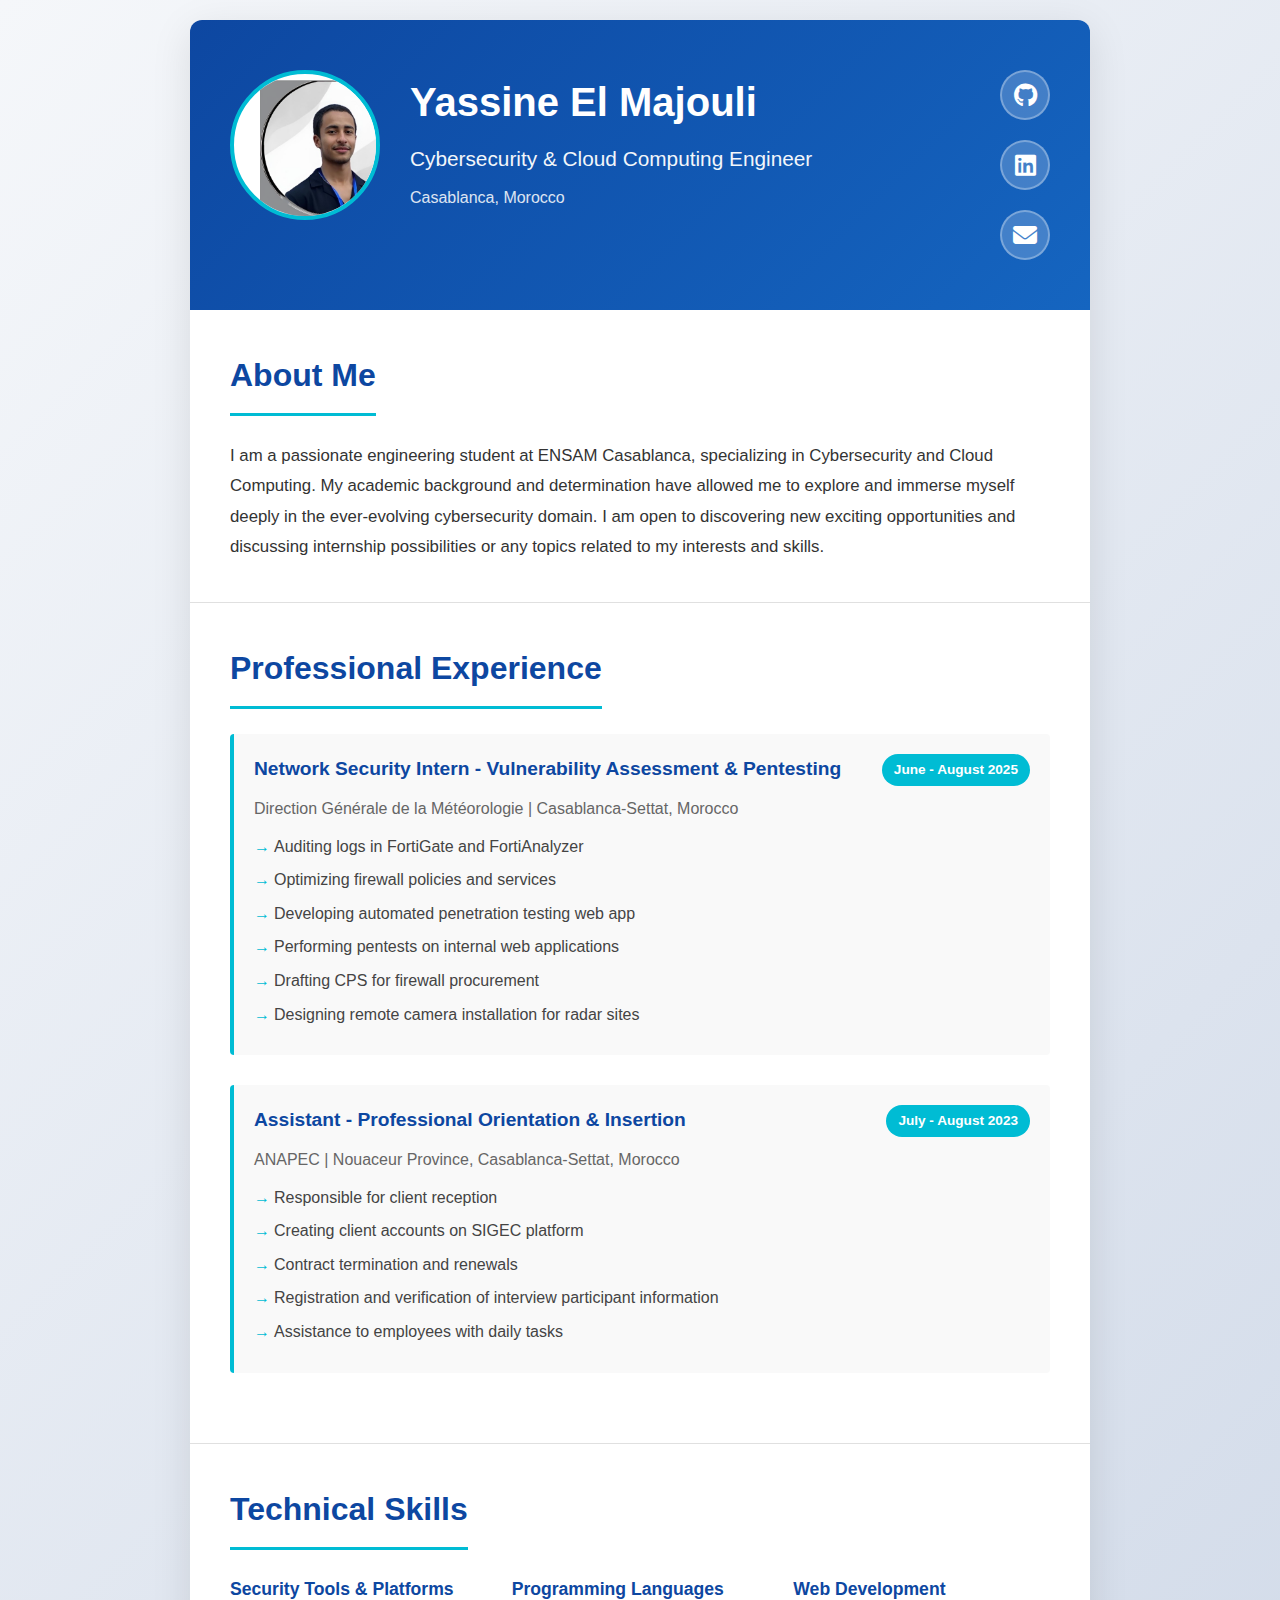
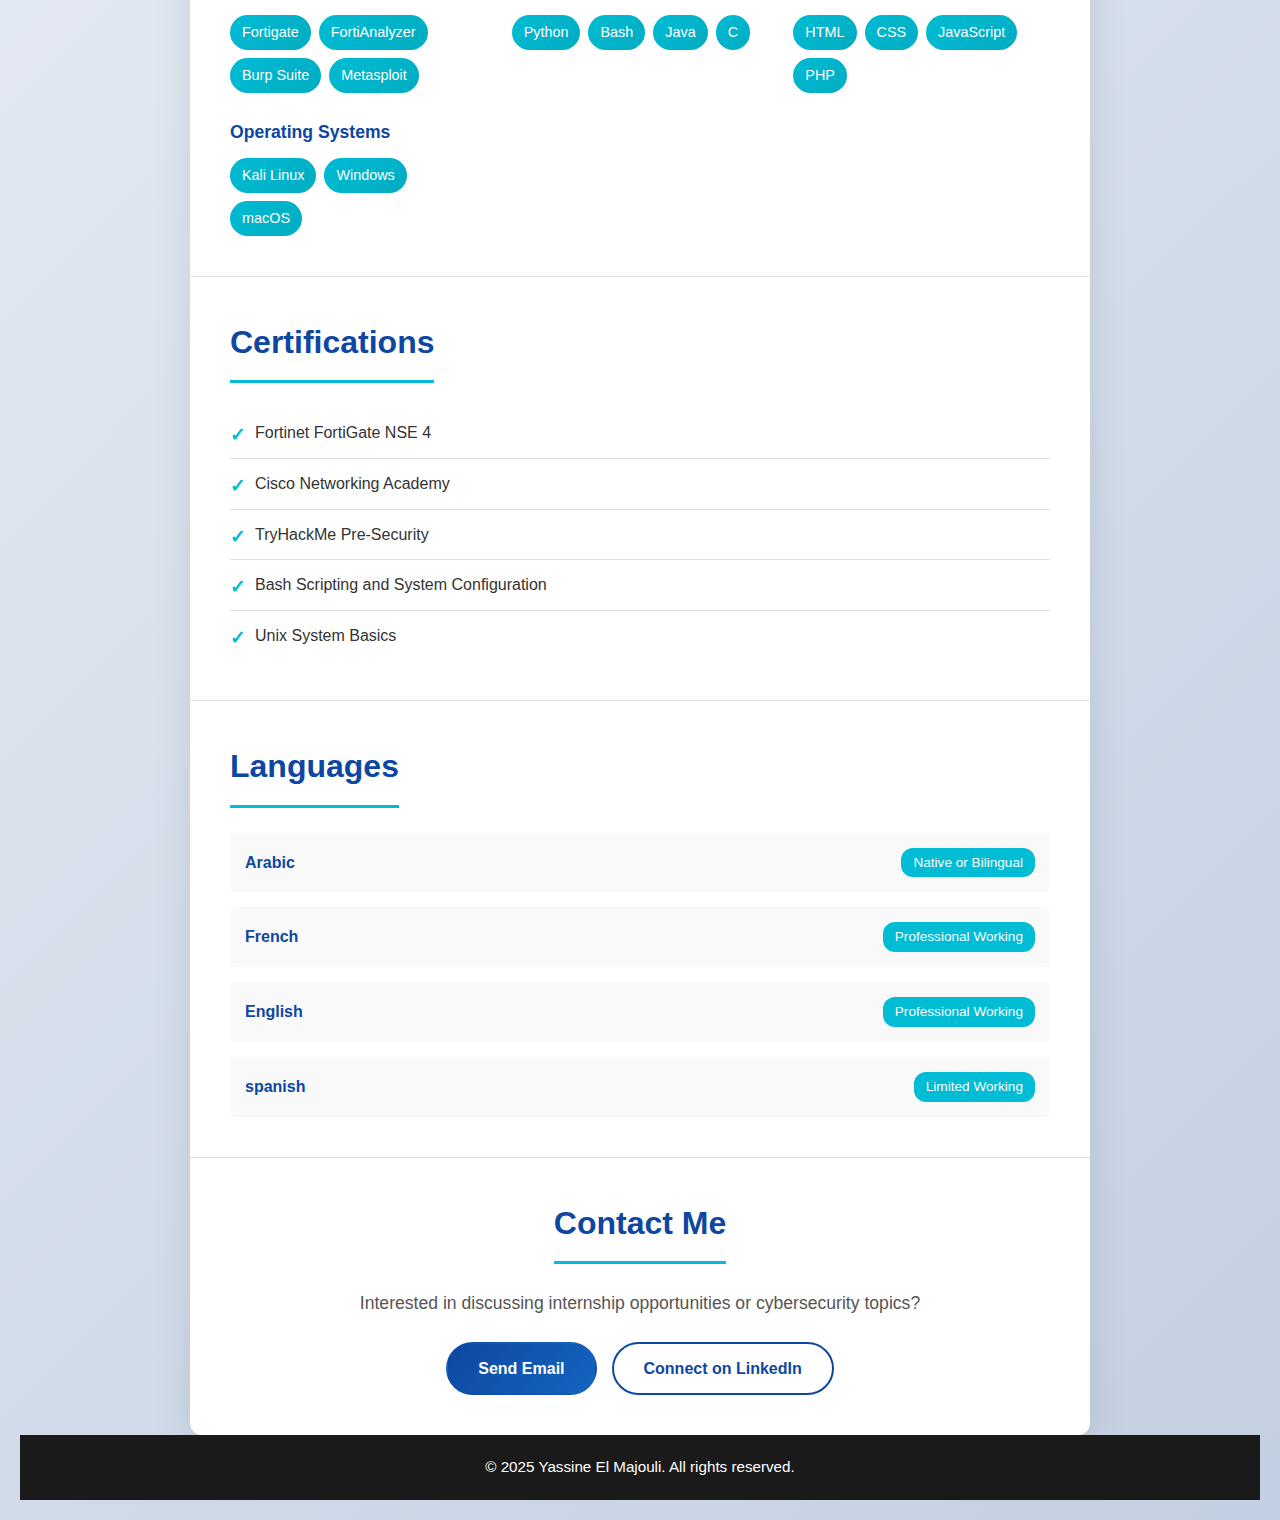
<file: index.html>
<!DOCTYPE html>
<html lang="en">
<head>
    <meta charset="UTF-8">
    <meta name="viewport" content="width=device-width, initial-scale=1.0">
    <title>Yassine El Majouli - Cybersecurity Professional</title>
    <link rel="stylesheet" href="style.css">
    <link rel="stylesheet" href="https://cdnjs.cloudflare.com/ajax/libs/font-awesome/6.4.0/css/all.min.css">
</head>
<body>
    <div class="container">
        <!-- Header Section -->
        <header class="header">
            <div class="profile-section">
                 <!-- Profile Image -->
                 <div class="profile-image">
                      <img src="profile.jpg" alt="Yassine El Majouli" id="profileImg">
                      </div>
                

                <!-- Profile Info -->
                <div class="profile-info">
                    <h1>Yassine El Majouli</h1>
                    <p class="subtitle">Cybersecurity & Cloud Computing Engineer</p>
                    <p class="location">Casablanca, Morocco</p>
                </div>
            </div>
            
            <!-- Social Icons -->
            <div class="social-links">
                <a href="https://github.com/elmajouli-yassine" target="_blank" class="icon-link" title="GitHub">
                    <i class="fab fa-github"></i>
                </a>
                <a href="https://www.linkedin.com/in/yassine-el-majouli-5207a2278" target="_blank" class="icon-link" title="LinkedIn">
                    <i class="fab fa-linkedin"></i>
                </a>
                <a href="mailto:yelmajouligmail.com" class="icon-link" title="Email">
                    <i class="fas fa-envelope"></i>
                </a>
            </div>
        </header>


        
        <!-- About Section -->
        <section class="about">
            <h2>About Me</h2>
            <p>I am a passionate engineering student at ENSAM Casablanca, specializing in Cybersecurity and Cloud Computing. My academic background and determination have allowed me to explore and immerse myself deeply in the ever-evolving cybersecurity domain. I am open to discovering new exciting opportunities and discussing internship possibilities or any topics related to my interests and skills.</p>
        </section>
        
        <!-- Experience Section -->
        <section class="experience">
            <h2>Professional Experience</h2>
            
            <div class="experience-item">
                <div class="exp-header">
                    <h3>Network Security Intern - Vulnerability Assessment & Pentesting</h3>
                    <p class="exp-date">June - August 2025</p>
                </div>
                <p class="exp-company">Direction Générale de la Météorologie | Casablanca-Settat, Morocco</p>
                <ul class="exp-list">
                    <li>Auditing logs in FortiGate and FortiAnalyzer</li>
                    <li>Optimizing firewall policies and services</li>
                    <li>Developing automated penetration testing web app</li>
                    <li>Performing pentests on internal web applications</li>
                    <li>Drafting CPS for firewall procurement</li>
                    <li>Designing remote camera installation for radar sites</li>
                </ul>
            </div>
            
            <div class="experience-item">
                <div class="exp-header">
                    <h3>Assistant - Professional Orientation & Insertion</h3>
                    <p class="exp-date">July - August 2023</p>
                </div>
                <p class="exp-company">ANAPEC | Nouaceur Province, Casablanca-Settat, Morocco</p>
                <ul class="exp-list">
                    <li>Responsible for client reception</li>
                    <li>Creating client accounts on SIGEC platform</li>
                    <li>Contract termination and renewals</li>
                    <li>Registration and verification of interview participant information</li>
                    <li>Assistance to employees with daily tasks</li>
                </ul>
            </div>
        </section>
        
        <!-- Skills Section -->
        <section class="skills">
            <h2>Technical Skills</h2>
            
            <div class="skills-grid">
                <div class="skill-category">
                    <h3>Security Tools & Platforms</h3>
                    <div class="skill-list">
                        <span class="skill-tag">Fortigate</span>
                        <span class="skill-tag">FortiAnalyzer</span>
                        <span class="skill-tag">Burp Suite</span>
                        <span class="skill-tag">Metasploit</span>
                    </div>
                </div>
                
                <div class="skill-category">
                    <h3>Programming Languages</h3>
                    <div class="skill-list">
                        <span class="skill-tag">Python</span>
                        <span class="skill-tag">Bash</span>
                        <span class="skill-tag">Java</span>
                        <span class="skill-tag">C</span>
                    </div>
                </div>
                
                <div class="skill-category">
                    <h3>Web Development</h3>
                    <div class="skill-list">
                        <span class="skill-tag">HTML</span>
                        <span class="skill-tag">CSS</span>
                        <span class="skill-tag">JavaScript</span>
                        <span class="skill-tag">PHP</span>
                    </div>
                </div>
                
                <div class="skill-category">
                    <h3>Operating Systems</h3>
                    <div class="skill-list">
                        <span class="skill-tag">Kali Linux</span>
                        <span class="skill-tag">Windows</span>
                        <span class="skill-tag">macOS</span>
                    </div>
                </div>
            </div>
        </section>
        
        <!-- Certifications Section -->
        <section class="certifications">
            <h2>Certifications</h2>
            <ul class="cert-list">
                <li>Fortinet FortiGate NSE 4</li>
                <li>Cisco Networking Academy</li>
                <li>TryHackMe Pre-Security</li>
                <li>Bash Scripting and System Configuration</li>
                <li>Unix System Basics</li>
            </ul>
        </section>
        
        <!-- Languages Section -->
        <section class="languages">
            <h2>Languages</h2>
            <div class="language-list">
                <div class="language-item">
                    <span>Arabic</span>
                    <span class="level">Native or Bilingual</span>
                </div>
                <div class="language-item">
                    <span>French</span>
                    <span class="level">Professional Working</span>
                </div>
                <div class="language-item">
                    <span>English</span>
                    <span class="level">Professional Working</span>
                </div>
                <div class="language-item">
                    <span>spanish</span>
                    <span class="level">Limited Working</span>
                </div>
            </div>
        </section>
        
        <!-- Contact Section -->
        <section class="contact">
            <h2>Contact Me</h2>
            <p>Interested in discussing internship opportunities or cybersecurity topics?</p>
            <div class="contact-buttons">
                <a href="mailto:yelmajouligmail.com" class="btn btn-primary">Send Email</a>
                <a href="https://www.linkedin.com/in/yassine-el-majouli-5207a2278" target="_blank" class="btn btn-secondary">Connect on LinkedIn</a>
            </div>
        </section>
    </div>
    
    <footer>
        <p>&copy; 2025 Yassine El Majouli. All rights reserved.</p>
    </footer>
</body>
</html>
</file>
<file: style.css>
/* ==========================================
   Portfolio Stylesheet - Yassine El Majouli
   Modern, Professional Cybersecurity Portfolio
   ========================================== */

* {
    margin: 0;
    padding: 0;
    box-sizing: border-box;
}

:root {
    --primary-color: #0d47a1;
    --secondary-color: #1565c0;
    --accent-color: #00bcd4;
    --text-dark: #1a1a1a;
    --text-light: #f5f5f5;
    --bg-light: #f9f9f9;
    --bg-dark: #1e1e1e;
    --border-color: #e0e0e0;
}

body {
    font-family: 'Segoe UI', Tahoma, Geneva, Verdana, sans-serif;
    line-height: 1.6;
    color: var(--text-dark);
    background: linear-gradient(135deg, #f5f7fa 0%, #c3cfe2 100%);
    min-height: 100vh;
    padding: 20px;
}

/* ==================== CONTAINER ==================== */
.container {
    max-width: 900px;
    margin: 0 auto;
    background: white;
    border-radius: 12px;
    box-shadow: 0 10px 40px rgba(0, 0, 0, 0.1);
    overflow: hidden;
}

/* ==================== HEADER ==================== */
.header {
    background: linear-gradient(135deg, var(--primary-color) 0%, var(--secondary-color) 100%);
    color: white;
    padding: 50px 40px;
    display: flex;
    justify-content: space-between;
    align-items: flex-start;
    flex-wrap: wrap;
    gap: 40px;
}

.profile-section {
    display: flex;
    gap: 30px;
    align-items: flex-start;
    flex: 1;
    min-width: 300px;
}

.profile-image {
    width: 150px;
    height: 150px;
    border-radius: 50%;
    overflow: hidden;
    border: 4px solid var(--accent-color);
    flex-shrink: 0;
    background: white;
    display: flex;
    align-items: center;
    justify-content: center;
}

.profile-image img {
    width: 100%;
    height: 100%;
    object-fit: cover;
}

.profile-info h1 {
    font-size: 2.5rem;
    margin-bottom: 8px;
    font-weight: 700;
}

.subtitle {
    font-size: 1.3rem;
    margin-bottom: 10px;
    opacity: 0.95;
}

.location {
    font-size: 1rem;
    opacity: 0.85;
}

/* ==================== SOCIAL LINKS ==================== */
.social-links {
    display: flex;
    gap: 20px;
    flex-direction: column;
    justify-content: center;
}

.icon-link {
    width: 50px;
    height: 50px;
    display: flex;
    align-items: center;
    justify-content: center;
    background: rgba(255, 255, 255, 0.2);
    border-radius: 50%;
    color: white;
    font-size: 24px;
    transition: all 0.3s ease;
    text-decoration: none;
    border: 2px solid rgba(255, 255, 255, 0.3);
}

.icon-link:hover {
    background: var(--accent-color);
    border-color: var(--accent-color);
    transform: translateY(-3px);
    box-shadow: 0 5px 15px rgba(0, 188, 212, 0.4);
}

/* ==================== SECTIONS ==================== */
section {
    padding: 40px;
    border-bottom: 1px solid var(--border-color);
}

section:last-of-type {
    border-bottom: none;
}

section h2 {
    font-size: 2rem;
    color: var(--primary-color);
    margin-bottom: 25px;
    padding-bottom: 12px;
    border-bottom: 3px solid var(--accent-color);
    display: inline-block;
}

/* ==================== ABOUT SECTION ==================== */
.about p {
    font-size: 1.05rem;
    line-height: 1.8;
    color: #333;
}

/* ==================== EXPERIENCE SECTION ==================== */
.experience-item {
    margin-bottom: 30px;
    padding: 20px;
    background: var(--bg-light);
    border-left: 4px solid var(--accent-color);
    border-radius: 4px;
    transition: all 0.3s ease;
}

.experience-item:hover {
    box-shadow: 0 5px 15px rgba(0, 188, 212, 0.1);
    transform: translateX(5px);
}

.exp-header {
    display: flex;
    justify-content: space-between;
    align-items: start;
    gap: 20px;
    margin-bottom: 10px;
}

.exp-header h3 {
    color: var(--primary-color);
    font-size: 1.2rem;
    margin: 0;
    flex: 1;
}

.exp-date {
    background: var(--accent-color);
    color: white;
    padding: 5px 12px;
    border-radius: 20px;
    font-size: 0.85rem;
    white-space: nowrap;
    font-weight: 600;
}

.exp-company {
    color: #666;
    margin-bottom: 12px;
    font-weight: 500;
}

.exp-list {
    list-style: none;
    margin-left: 0;
}

.exp-list li {
    padding-left: 20px;
    margin-bottom: 8px;
    color: #444;
    position: relative;
}

.exp-list li:before {
    content: "→";
    position: absolute;
    left: 0;
    color: var(--accent-color);
    font-weight: bold;
}

/* ==================== SKILLS SECTION ==================== */
.skills-grid {
    display: grid;
    grid-template-columns: repeat(auto-fit, minmax(220px, 1fr));
    gap: 25px;
}

.skill-category h3 {
    color: var(--primary-color);
    margin-bottom: 12px;
    font-size: 1.1rem;
}

.skill-list {
    display: flex;
    flex-wrap: wrap;
    gap: 8px;
}

.skill-tag {
    display: inline-block;
    background: linear-gradient(135deg, var(--accent-color), #00acc1);
    color: white;
    padding: 6px 12px;
    border-radius: 20px;
    font-size: 0.9rem;
    font-weight: 500;
    transition: all 0.3s ease;
}

.skill-tag:hover {
    transform: translateY(-2px);
    box-shadow: 0 4px 12px rgba(0, 188, 212, 0.3);
}

/* ==================== CERTIFICATIONS ==================== */
.cert-list {
    list-style: none;
}

.cert-list li {
    padding: 12px 0;
    padding-left: 25px;
    position: relative;
    color: #333;
    border-bottom: 1px solid var(--border-color);
}

.cert-list li:last-child {
    border-bottom: none;
}

.cert-list li:before {
    content: "✓";
    position: absolute;
    left: 0;
    color: var(--accent-color);
    font-weight: bold;
    font-size: 1.2rem;
}

/* ==================== LANGUAGES ==================== */
.language-list {
    display: grid;
    gap: 15px;
}

.language-item {
    display: flex;
    justify-content: space-between;
    align-items: center;
    padding: 15px;
    background: var(--bg-light);
    border-radius: 6px;
}

.language-item span:first-child {
    font-weight: 600;
    color: var(--primary-color);
}

.level {
    background: var(--accent-color);
    color: white;
    padding: 4px 12px;
    border-radius: 12px;
    font-size: 0.85rem;
}

/* ==================== CONTACT SECTION ==================== */
.contact {
    text-align: center;
}

.contact p {
    font-size: 1.1rem;
    margin-bottom: 25px;
    color: #555;
}

.contact-buttons {
    display: flex;
    gap: 15px;
    justify-content: center;
    flex-wrap: wrap;
}

.btn {
    padding: 12px 30px;
    border-radius: 50px;
    text-decoration: none;
    font-weight: 600;
    transition: all 0.3s ease;
    border: 2px solid transparent;
    font-size: 1rem;
    cursor: pointer;
}

.btn-primary {
    background: linear-gradient(135deg, var(--primary-color), var(--secondary-color));
    color: white;
}

.btn-primary:hover {
    transform: translateY(-2px);
    box-shadow: 0 8px 20px rgba(13, 71, 161, 0.3);
}

.btn-secondary {
    background: white;
    color: var(--primary-color);
    border: 2px solid var(--primary-color);
}

.btn-secondary:hover {
    background: var(--primary-color);
    color: white;
    transform: translateY(-2px);
}

/* ==================== FOOTER ==================== */
footer {
    background: var(--text-dark);
    color: white;
    text-align: center;
    padding: 20px;
    font-size: 0.95rem;
}

/* ==================== RESPONSIVE DESIGN ==================== */
@media (max-width: 768px) {
    .header {
        padding: 30px 20px;
        gap: 20px;
    }

    .profile-section {
        flex-direction: column;
        align-items: center;
        text-align: center;
        gap: 20px;
    }

    .profile-image {
        width: 120px;
        height: 120px;
    }

    .profile-info h1 {
        font-size: 1.8rem;
    }

    .exp-header {
        flex-direction: column;
        gap: 10px;
    }

    .exp-date {
        align-self: flex-start;
    }

    section {
        padding: 25px 20px;
    }

    section h2 {
        font-size: 1.5rem;
    }

    .skills-grid {
        grid-template-columns: 1fr;
    }

    .contact-buttons {
        flex-direction: column;
    }

    .btn {
        width: 100%;
    }
}

@media (max-width: 480px) {
    body {
        padding: 10px;
    }

    .container {
        border-radius: 8px;
    }

    .header {
        padding: 20px 15px;
    }

    .profile-info h1 {
        font-size: 1.5rem;
    }

    .subtitle {
        font-size: 1rem;
    }

    section {
        padding: 20px 15px;
    }

    section h2 {
        font-size: 1.3rem;
    }
}
</file>
